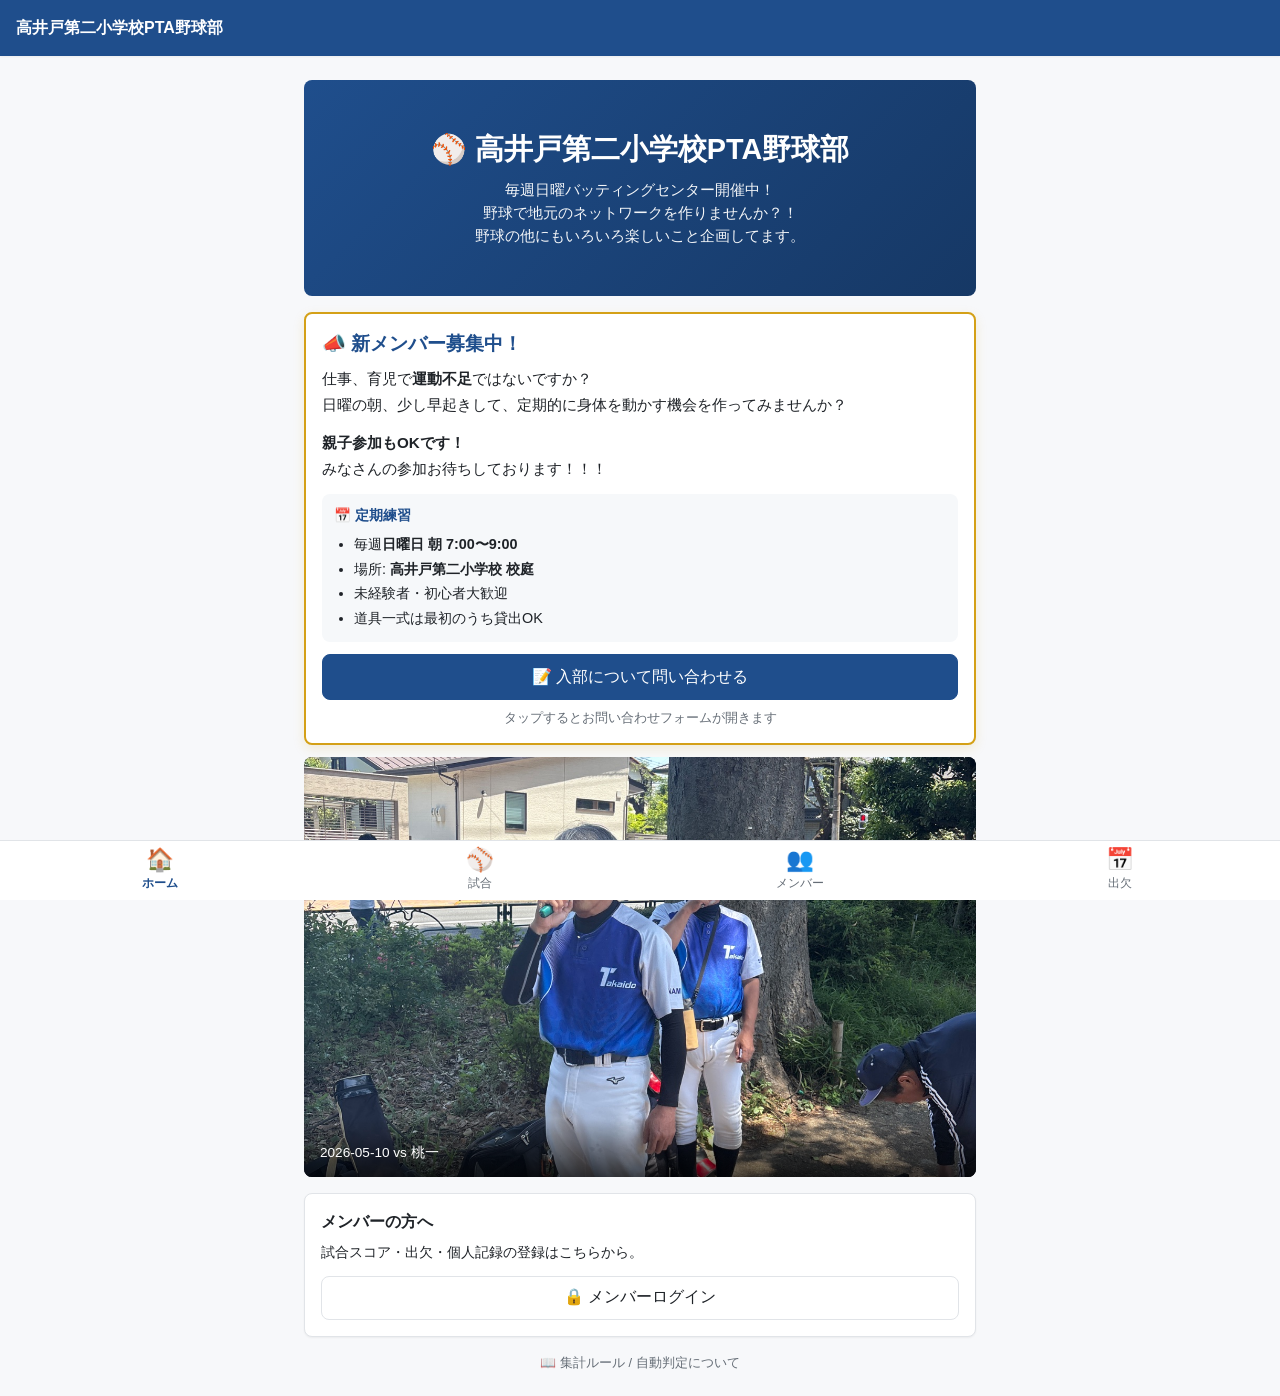
<file: index.html>
<!DOCTYPE html>
<html lang="ja">
<head>
  <meta charset="UTF-8" />
  <meta name="viewport" content="width=device-width, initial-scale=1, viewport-fit=cover" />
  <meta name="theme-color" content="#1f4e8c" />
  <title>高井戸第二小学校PTA野球部</title>
  <link rel="stylesheet" href="css/style.css?v=10" />
</head>
<body>
  <header class="app-header" id="app-header"></header>

  <main class="app-main">
    <div class="hero">
      <h2>⚾ 高井戸第二小学校PTA野球部</h2>
      <p>毎週日曜バッティングセンター開催中！<br>野球で地元のネットワークを作りませんか？！<br>野球の他にもいろいろ楽しいこと企画してます。</p>
    </div>

    <div class="card" style="border:2px solid var(--color-accent);box-shadow:0 4px 12px rgba(212,160,23,0.15)">
      <h3 class="card-title" style="font-size:1.2rem;color:var(--color-primary)">📣 新メンバー募集中！</h3>
      <p style="margin:0 0 12px;font-size:.95rem;line-height:1.7">
        仕事、育児で<strong>運動不足</strong>ではないですか？<br>
        日曜の朝、少し早起きして、定期的に身体を動かす機会を作ってみませんか？
      </p>
      <p style="margin:0 0 12px;font-size:.95rem;line-height:1.7">
        <strong>親子参加もOKです！</strong><br>
        みなさんの参加お待ちしております！！！
      </p>

      <div style="background:#f6f8fa;border-radius:var(--radius);padding:12px;margin-bottom:12px">
        <div style="font-size:.85rem;font-weight:600;margin-bottom:6px;color:var(--color-primary)">📅 定期練習</div>
        <ul style="margin:0;padding-left:20px;font-size:.9rem;line-height:1.7">
          <li>毎週<strong>日曜日 朝 7:00〜9:00</strong></li>
          <li>場所: <strong>高井戸第二小学校 校庭</strong></li>
          <li>未経験者・初心者大歓迎</li>
          <li>道具一式は最初のうち貸出OK</li>
        </ul>
      </div>

      <a class="btn btn-primary btn-block" id="contact-btn" href="https://forms.gle/jtj6yVM7sZMpCvef8" target="_blank" rel="noopener">
        📝 入部について問い合わせる
      </a>
      <p style="font-size:.8rem;color:var(--color-text-muted);margin:8px 0 0;text-align:center">
        タップするとお問い合わせフォームが開きます
      </p>
    </div>

    <div class="slideshow" id="slideshow"></div>

    <div class="card" id="upcoming-events-card" style="display:none">
      <h3 class="card-title">📅 これからの予定</h3>
      <ul id="upcoming-events-list" style="list-style:none;padding:0;margin:0"></ul>
    </div>

    <div class="card">
      <h3 class="card-title">メンバーの方へ</h3>
      <p style="margin:0 0 12px;font-size:.9rem">
        試合スコア・出欠・個人記録の登録はこちらから。
      </p>
      <button class="btn btn-block" id="member-login-btn">
        🔒 メンバーログイン
      </button>
    </div>

    <p style="text-align:center;margin:16px 0 0;font-size:.8rem">
      <a href="rules.html" style="color:var(--color-text-muted)">📖 集計ルール / 自動判定について</a>
    </p>
  </main>

  <nav class="app-nav" id="app-nav"></nav>

  <script type="module">
    import { CONFIG } from './js/config.js';
    import { renderHeader, renderNav } from './js/app.js';
    import { showLoginModal } from './js/auth.js';

    renderHeader({ showLogout: false });
    renderNav('home');

    document.getElementById('member-login-btn').addEventListener('click', () => {
      showLoginModal({
        onSuccess: () => { location.href = 'games.html'; }
      });
    });

    // ========== これからの予定: 公開（ログイン不要） ==========
    initUpcomingEvents();

    async function initUpcomingEvents() {
      const card = document.getElementById('upcoming-events-card');
      const list = document.getElementById('upcoming-events-list');
      try {
        const res = await fetch('data/events.json', { cache: 'no-store' });
        if (!res.ok) return;
        const data = await res.json();
        const events = (data && data.events) || [];
        const today = new Date();
        const todayStr = `${today.getFullYear()}-${String(today.getMonth() + 1).padStart(2, '0')}-${String(today.getDate()).padStart(2, '0')}`;
        const upcoming = events
          .filter((e) => (e.date || '') >= todayStr)
          .sort((a, b) => (a.date || '').localeCompare(b.date || ''))
          .slice(0, 6);
        if (upcoming.length === 0) return;
        list.innerHTML = upcoming.map((e) => `
          <li style="padding:10px 0;border-bottom:1px solid var(--color-border)">
            <div style="font-weight:600;font-size:.95rem">
              ${formatDate(e.date)}${e.startTime ? ` ${escapeText(e.startTime)}` : ''}${e.endTime ? `〜${escapeText(e.endTime)}` : ''}
            </div>
            <div style="font-size:.85rem;color:var(--color-text-muted);margin-top:2px">
              <span style="display:inline-block;background:#eef4fb;color:var(--color-primary);padding:1px 8px;border-radius:10px;font-weight:600;font-size:.75rem;margin-right:6px">${escapeText(e.type || '予定')}</span>
              📍 ${escapeText(e.location || '')}
            </div>
            ${e.description ? `<div style="font-size:.8rem;color:var(--color-text-muted);margin-top:4px;white-space:pre-wrap">${escapeText(e.description)}</div>` : ''}
          </li>
        `).join('');
        // 最後の li の border を消す
        const items = list.querySelectorAll('li');
        if (items.length > 0) items[items.length - 1].style.borderBottom = 'none';
        card.style.display = 'block';
      } catch (e) {
        // 取得失敗時はカード非表示のまま
      }
    }

    function formatDate(iso) {
      if (!iso) return '';
      const d = new Date(iso);
      if (isNaN(d.getTime())) return iso;
      const yyyy = d.getFullYear();
      const mm = String(d.getMonth() + 1).padStart(2, '0');
      const dd = String(d.getDate()).padStart(2, '0');
      const wd = ['日', '月', '火', '水', '木', '金', '土'][d.getDay()];
      return `${yyyy}/${mm}/${dd}(${wd})`;
    }

    // ========== Slideshow: 試合写真を自動表示 ==========
    initSlideshow();

    async function initSlideshow() {
      const container = document.getElementById('slideshow');
      try {
        const res = await fetch('data/games.json', { cache: 'no-store' });
        if (!res.ok) return;
        const data = await res.json();
        const games = (data && data.games) || [];

        // 全試合から写真を集めて、新しい順に並べる。各試合は最大3枚まで使う
        const items = [];
        const sortedGames = [...games].sort((a, b) => (b.date || '').localeCompare(a.date || ''));
        for (const g of sortedGames) {
          const photos = (g.photos || []).slice(0, 3);
          for (const p of photos) {
            items.push({ src: p, caption: `${g.date || ''} vs ${g.opponent || ''}` });
          }
        }

        if (items.length === 0) return;

        // 最大8枚まで使う
        const slides = items.slice(0, 8);
        container.innerHTML =
          slides.map((s, i) => `
            <div class="slide ${i === 0 ? 'active' : ''}">
              <img src="${escapeAttr(s.src)}" alt="" loading="${i === 0 ? 'eager' : 'lazy'}" />
              <div class="slide-caption">${escapeText(s.caption)}</div>
            </div>
          `).join('') +
          (slides.length > 1 ? `
            <div class="slide-dots">
              ${slides.map((_, i) => `<button class="slide-dot ${i === 0 ? 'active' : ''}" data-idx="${i}" aria-label="スライド ${i + 1}"></button>`).join('')}
            </div>
          ` : '');

        if (slides.length <= 1) return;

        const slideEls = container.querySelectorAll('.slide');
        const dotEls = container.querySelectorAll('.slide-dot');
        let cur = 0;
        const show = (i) => {
          slideEls[cur].classList.remove('active');
          dotEls[cur]?.classList.remove('active');
          cur = (i + slideEls.length) % slideEls.length;
          slideEls[cur].classList.add('active');
          dotEls[cur]?.classList.add('active');
        };
        let timer = setInterval(() => show(cur + 1), 4500);
        dotEls.forEach((d) => {
          d.addEventListener('click', () => {
            clearInterval(timer);
            show(Number(d.dataset.idx));
            timer = setInterval(() => show(cur + 1), 4500);
          });
        });
      } catch (e) {
        // 写真がない・読み込み失敗時はスライドショー非表示でOK
      }
    }

    function escapeAttr(s) {
      return String(s ?? '').replace(/&/g, '&amp;').replace(/"/g, '&quot;').replace(/</g, '&lt;');
    }
    function escapeText(s) {
      return String(s ?? '').replace(/&/g, '&amp;').replace(/</g, '&lt;').replace(/>/g, '&gt;');
    }
  </script>
</body>
</html>
</file>
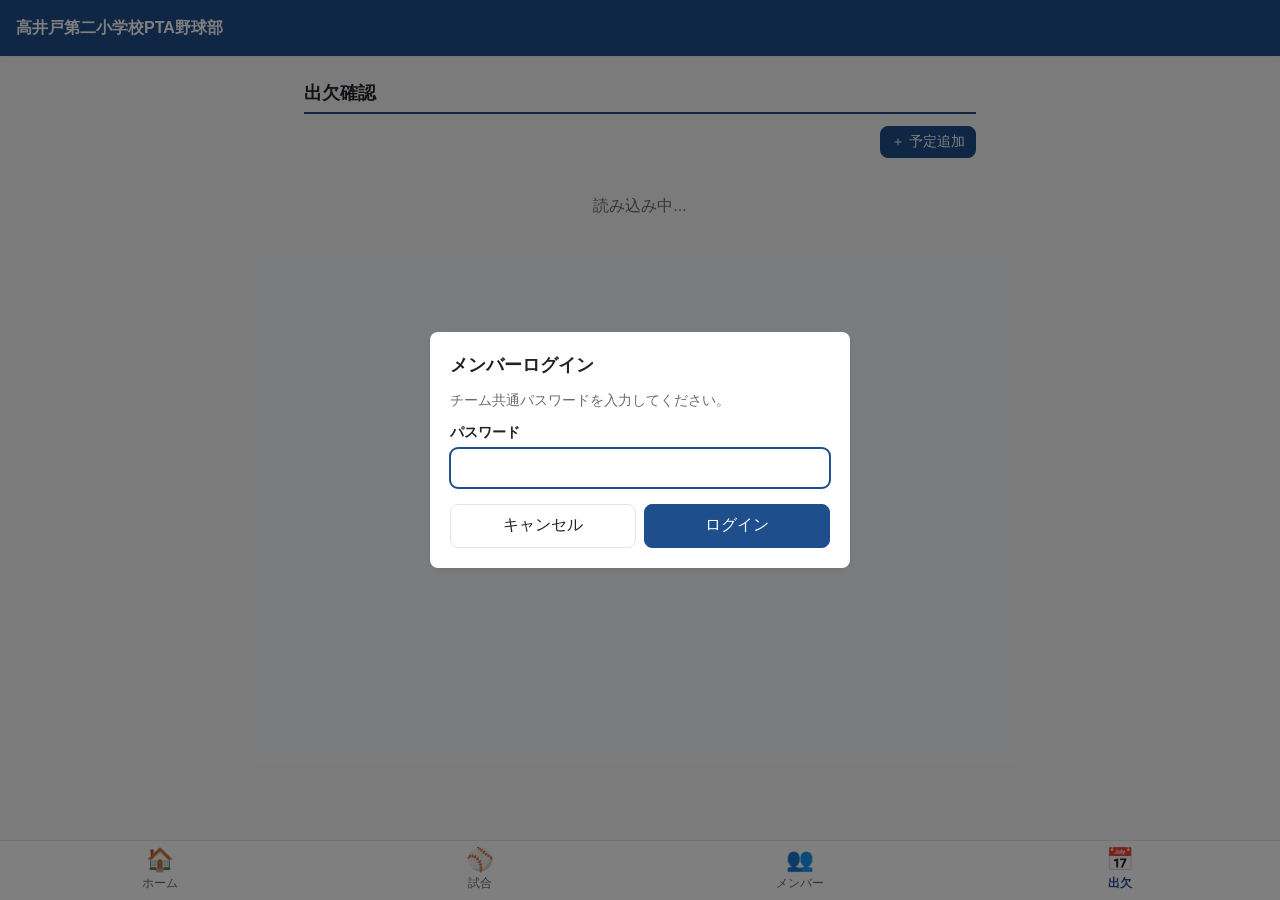
<file: attendance.html>
<!DOCTYPE html>
<html lang="ja">
<head>
  <meta charset="UTF-8" />
  <meta name="viewport" content="width=device-width, initial-scale=1, viewport-fit=cover" />
  <meta name="theme-color" content="#1f4e8c" />
  <title>出欠 | 高井戸第二小学校PTA野球部</title>
  <link rel="stylesheet" href="css/style.css?v=10" />
</head>
<body>
  <header class="app-header" id="app-header"></header>

  <main class="app-main">
    <h2 class="section-title">出欠確認</h2>
    <div class="action-bar">
      <button class="btn btn-primary btn-sm" id="add-event-btn">＋ 予定追加</button>
    </div>
    <div id="events-list">
      <div class="loading">読み込み中...</div>
    </div>
  </main>

  <nav class="app-nav" id="app-nav"></nav>

  <script type="module" src="js/pages/attendance.js?v=2"></script>
</body>
</html>
</file>
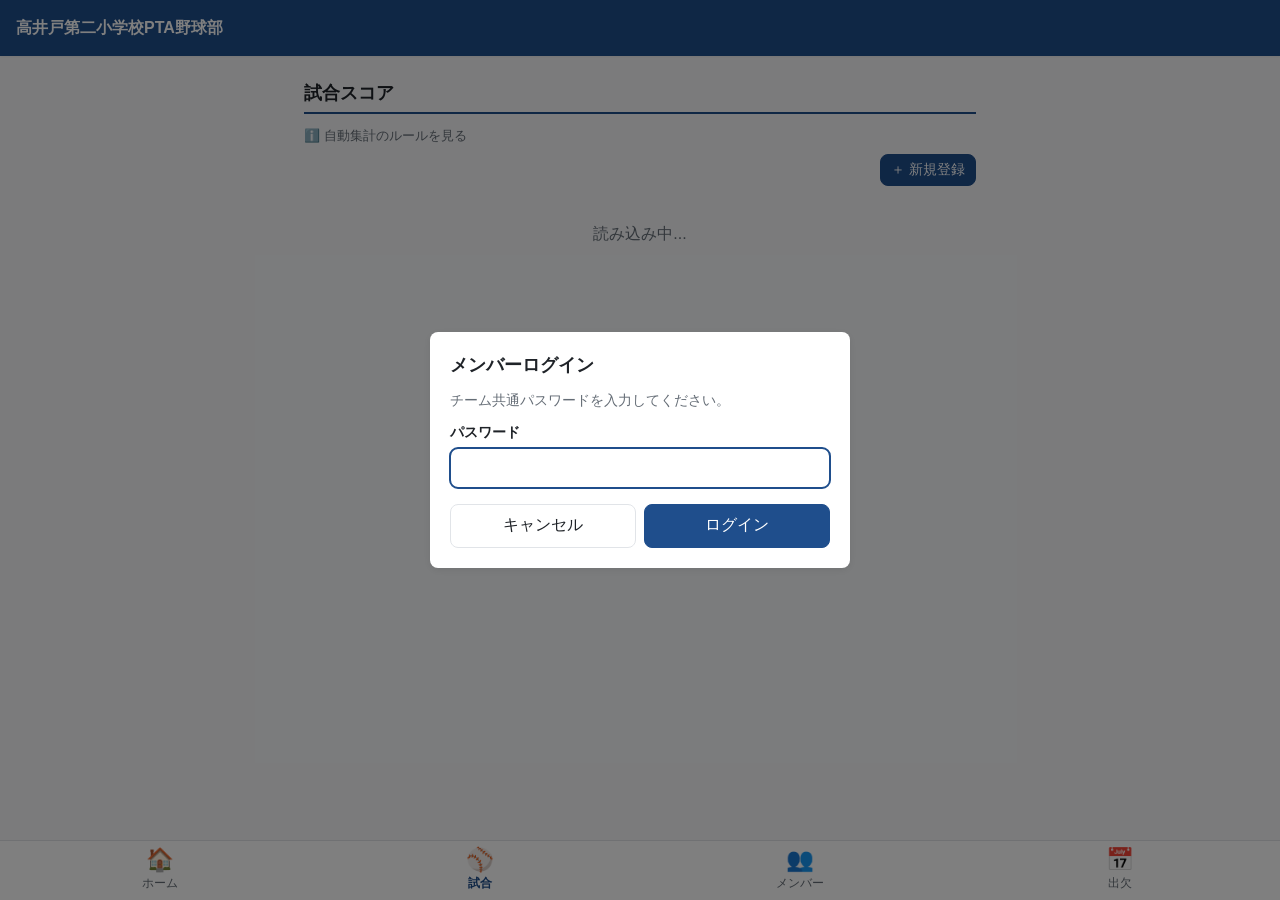
<file: games.html>
<!DOCTYPE html>
<html lang="ja">
<head>
  <meta charset="UTF-8" />
  <meta name="viewport" content="width=device-width, initial-scale=1, viewport-fit=cover" />
  <meta name="theme-color" content="#1f4e8c" />
  <title>試合 | 高井戸第二小学校PTA野球部</title>
  <link rel="stylesheet" href="css/style.css?v=10" />
</head>
<body>
  <header class="app-header" id="app-header"></header>

  <main class="app-main">
    <h2 class="section-title">試合スコア</h2>
    <p style="margin:0 0 8px;font-size:.8rem"><a href="rules.html" style="color:var(--color-text-muted)">ℹ️ 自動集計のルールを見る</a></p>
    <div class="action-bar">
      <button class="btn btn-primary btn-sm" id="add-game-btn">＋ 新規登録</button>
    </div>
    <div id="games-list">
      <div class="loading">読み込み中...</div>
    </div>
  </main>

  <nav class="app-nav" id="app-nav"></nav>

  <script type="module" src="js/pages/games.js?v=6"></script>
</body>
</html>
</file>
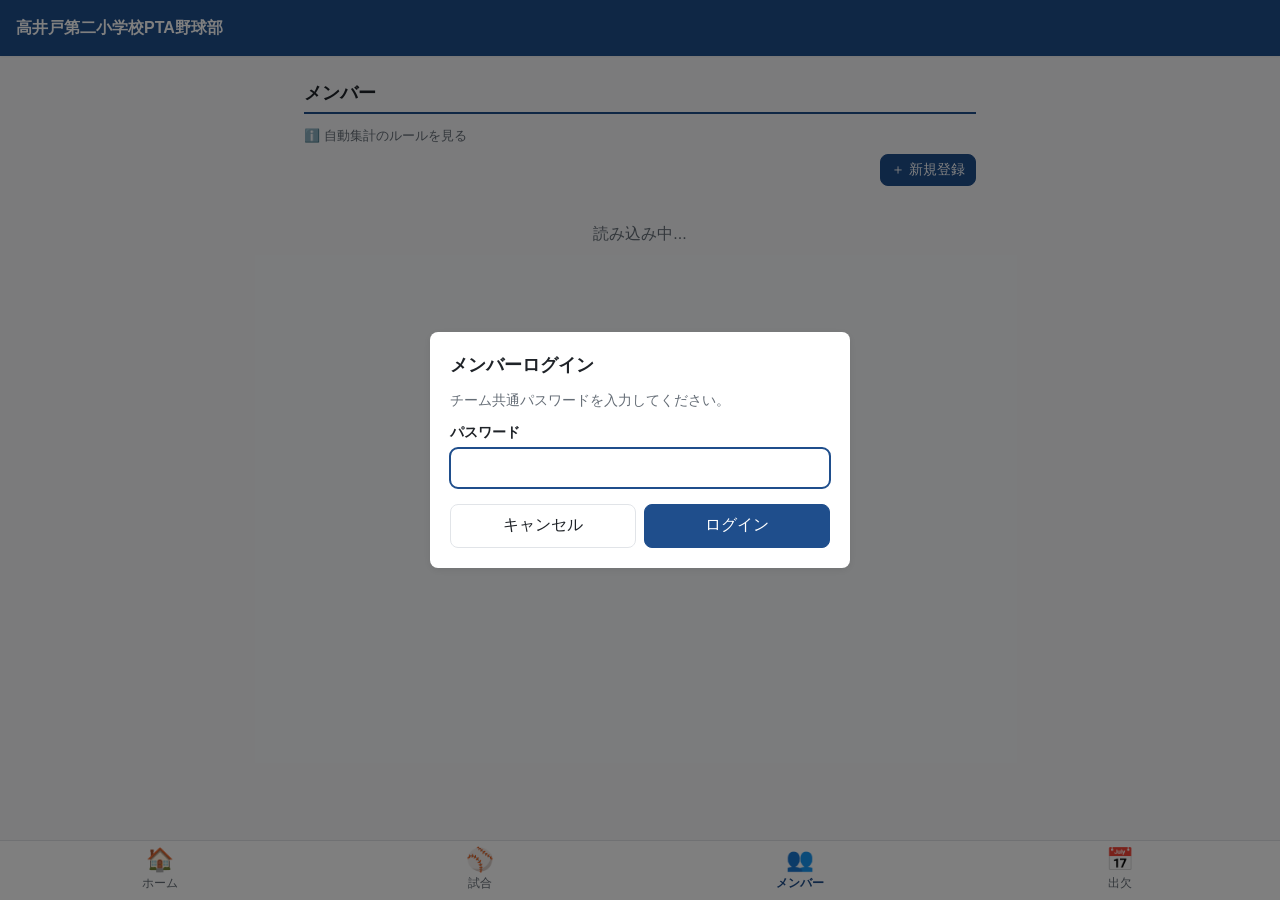
<file: members.html>
<!DOCTYPE html>
<html lang="ja">
<head>
  <meta charset="UTF-8" />
  <meta name="viewport" content="width=device-width, initial-scale=1, viewport-fit=cover" />
  <meta name="theme-color" content="#1f4e8c" />
  <title>メンバー | 高井戸第二小学校PTA野球部</title>
  <link rel="stylesheet" href="css/style.css?v=10" />
</head>
<body>
  <header class="app-header" id="app-header"></header>

  <main class="app-main">
    <h2 class="section-title">メンバー</h2>
    <p style="margin:0 0 8px;font-size:.8rem"><a href="rules.html" style="color:var(--color-text-muted)">ℹ️ 自動集計のルールを見る</a></p>
    <div class="action-bar">
      <button class="btn btn-primary btn-sm" id="add-member-btn">＋ 新規登録</button>
    </div>
    <div id="members-list">
      <div class="loading">読み込み中...</div>
    </div>
  </main>

  <nav class="app-nav" id="app-nav"></nav>

  <script type="module" src="js/pages/members.js?v=2"></script>
</body>
</html>
</file>
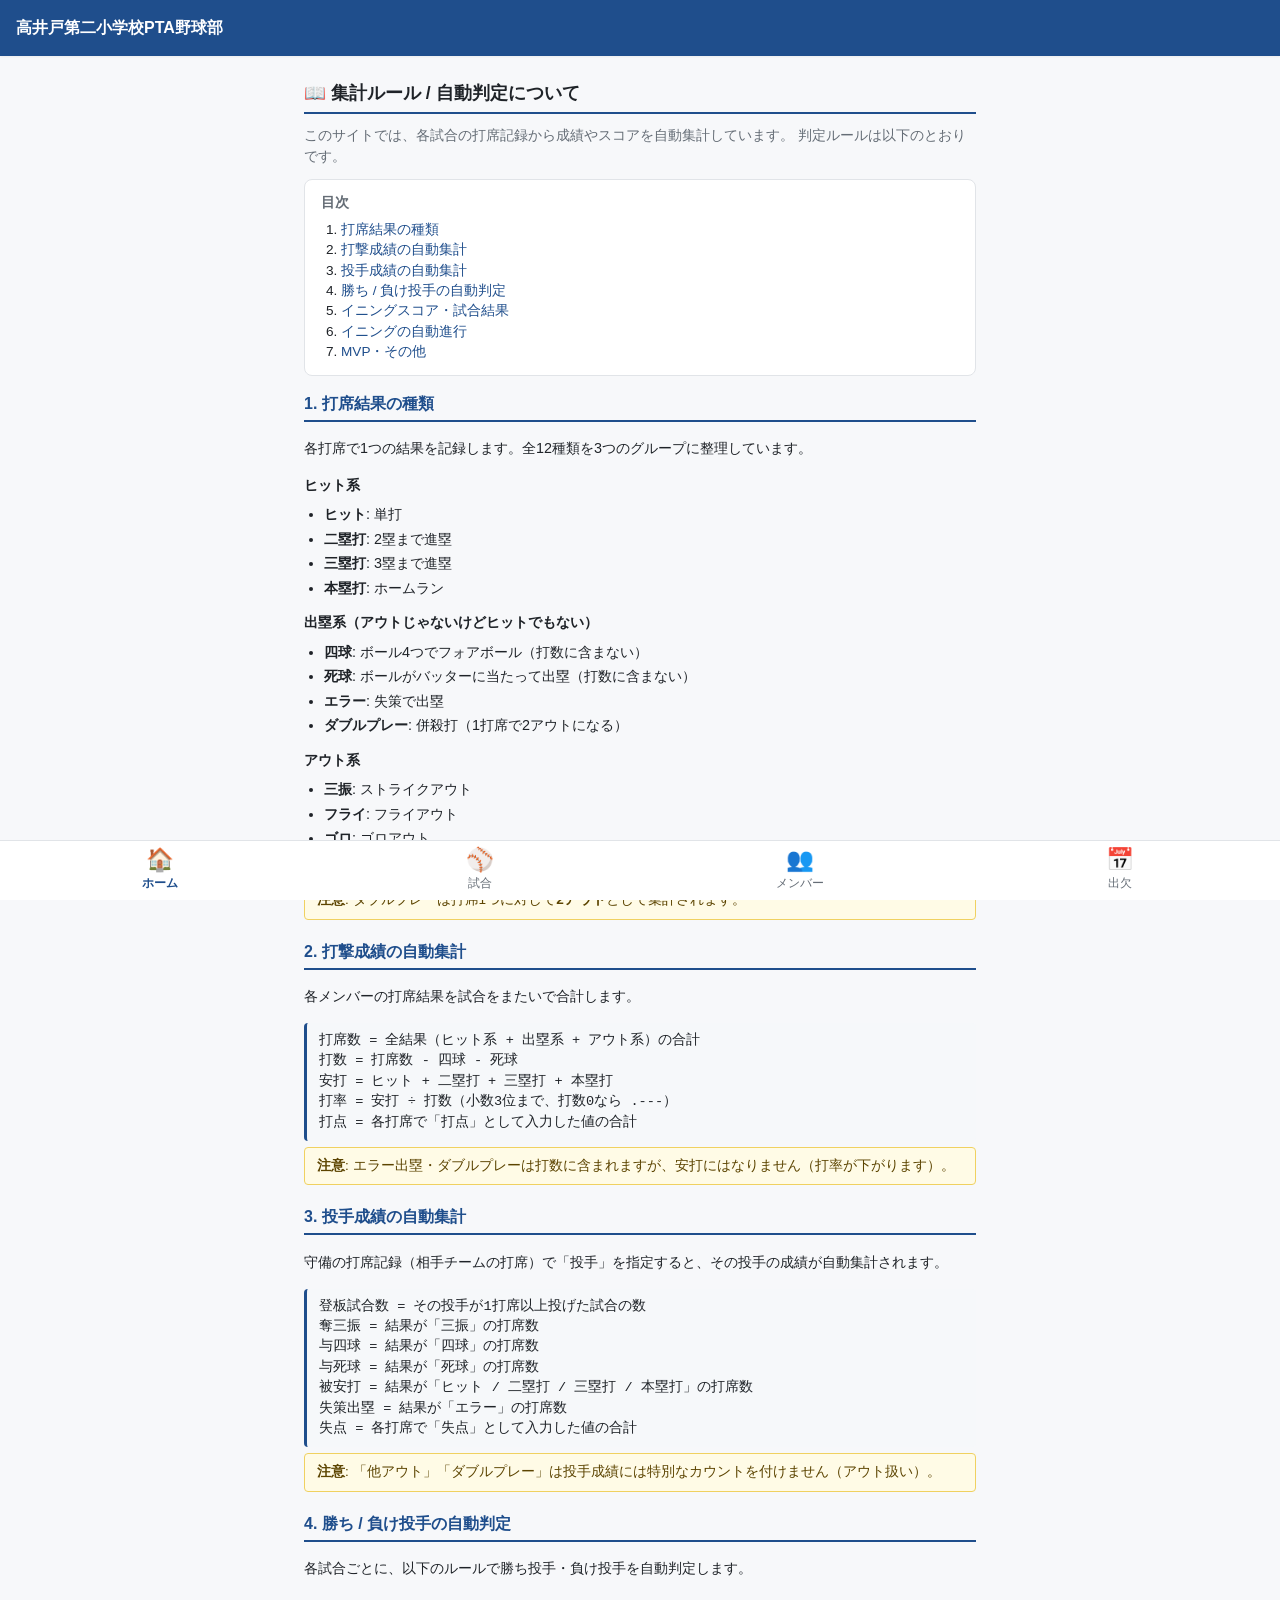
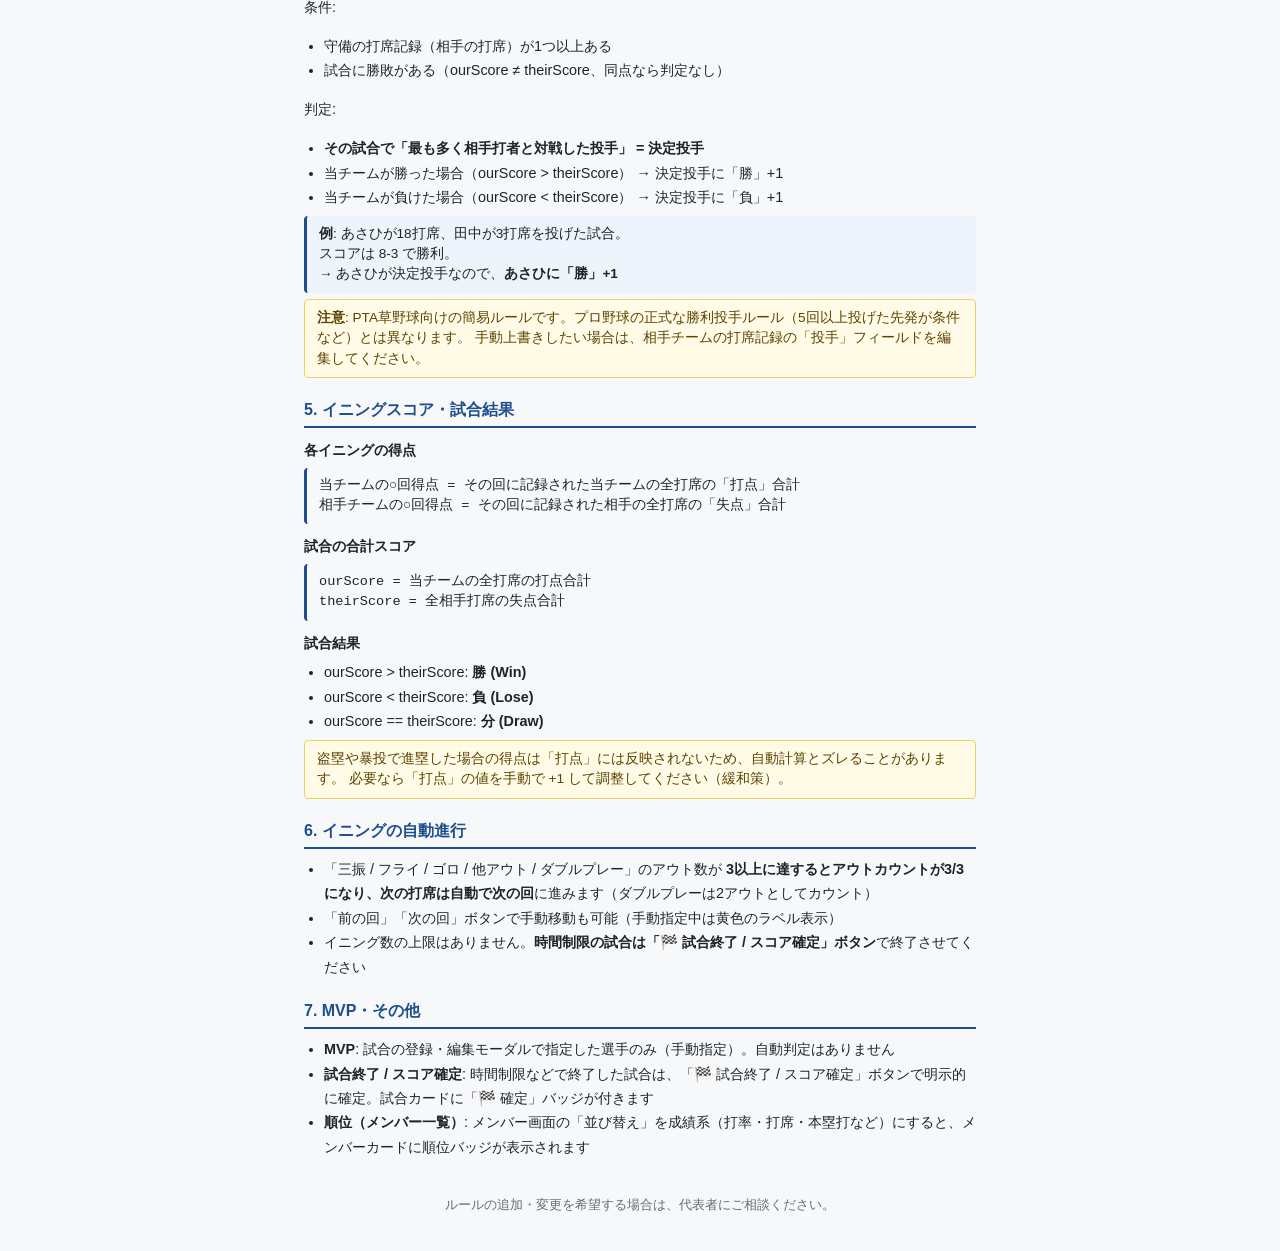
<file: rules.html>
<!DOCTYPE html>
<html lang="ja">
<head>
  <meta charset="UTF-8" />
  <meta name="viewport" content="width=device-width, initial-scale=1, viewport-fit=cover" />
  <meta name="theme-color" content="#1f4e8c" />
  <title>集計ルール | 高井戸第二小学校PTA野球部</title>
  <link rel="stylesheet" href="css/style.css?v=10" />
  <style>
    .rules-section { margin-bottom: 20px; }
    .rules-section h3 {
      font-size: 1rem;
      color: var(--color-primary);
      margin: 0 0 8px;
      padding-bottom: 4px;
      border-bottom: 2px solid var(--color-primary);
    }
    .rules-section h4 {
      font-size: .9rem;
      margin: 12px 0 4px;
      color: var(--color-text);
    }
    .rules-section p, .rules-section li {
      font-size: .9rem;
      line-height: 1.7;
      color: var(--color-text);
    }
    .rules-section ul {
      padding-left: 20px;
      margin: 6px 0;
    }
    .rules-section .formula {
      background: #f6f8fa;
      border-left: 3px solid var(--color-primary);
      padding: 8px 12px;
      margin: 6px 0;
      font-size: .85rem;
      font-family: ui-monospace, Menlo, Consolas, monospace;
      border-radius: 4px;
    }
    .rules-section .note {
      background: #fffbe6;
      border: 1px solid #f0d160;
      border-radius: 4px;
      padding: 8px 12px;
      font-size: .85rem;
      margin: 6px 0;
      color: #5c4400;
    }
    .rules-section .example {
      background: #eef4fb;
      border-left: 3px solid var(--color-primary);
      padding: 8px 12px;
      margin: 6px 0;
      font-size: .85rem;
      border-radius: 4px;
    }
    .rules-toc {
      background: var(--color-surface);
      border: 1px solid var(--color-border);
      border-radius: var(--radius);
      padding: 12px 16px;
      margin-bottom: 16px;
    }
    .rules-toc h4 { margin: 0 0 6px; font-size: .9rem; color: var(--color-text-muted); font-weight: 600; }
    .rules-toc ol { margin: 0; padding-left: 20px; font-size: .85rem; }
    .rules-toc a { text-decoration: none; }
    .rules-toc a:hover { text-decoration: underline; }
  </style>
</head>
<body>
  <header class="app-header" id="app-header"></header>

  <main class="app-main">
    <h2 class="section-title">📖 集計ルール / 自動判定について</h2>

    <p style="font-size:.85rem;color:var(--color-text-muted);margin:0 0 12px">
      このサイトでは、各試合の打席記録から成績やスコアを自動集計しています。
      判定ルールは以下のとおりです。
    </p>

    <nav class="rules-toc">
      <h4>目次</h4>
      <ol>
        <li><a href="#sec-results">打席結果の種類</a></li>
        <li><a href="#sec-batting">打撃成績の自動集計</a></li>
        <li><a href="#sec-pitching">投手成績の自動集計</a></li>
        <li><a href="#sec-decision">勝ち / 負け投手の自動判定</a></li>
        <li><a href="#sec-score">イニングスコア・試合結果</a></li>
        <li><a href="#sec-inning">イニングの自動進行</a></li>
        <li><a href="#sec-mvp">MVP・その他</a></li>
      </ol>
    </nav>

    <div class="rules-section" id="sec-results">
      <h3>1. 打席結果の種類</h3>
      <p>各打席で1つの結果を記録します。全12種類を3つのグループに整理しています。</p>

      <h4>ヒット系</h4>
      <ul>
        <li><strong>ヒット</strong>: 単打</li>
        <li><strong>二塁打</strong>: 2塁まで進塁</li>
        <li><strong>三塁打</strong>: 3塁まで進塁</li>
        <li><strong>本塁打</strong>: ホームラン</li>
      </ul>

      <h4>出塁系（アウトじゃないけどヒットでもない）</h4>
      <ul>
        <li><strong>四球</strong>: ボール4つでフォアボール（打数に含まない）</li>
        <li><strong>死球</strong>: ボールがバッターに当たって出塁（打数に含まない）</li>
        <li><strong>エラー</strong>: 失策で出塁</li>
        <li><strong>ダブルプレー</strong>: 併殺打（1打席で2アウトになる）</li>
      </ul>

      <h4>アウト系</h4>
      <ul>
        <li><strong>三振</strong>: ストライクアウト</li>
        <li><strong>フライ</strong>: フライアウト</li>
        <li><strong>ゴロ</strong>: ゴロアウト</li>
        <li><strong>他アウト</strong>: その他のアウト（ライナーアウトなど）</li>
      </ul>

      <div class="note">
        <strong>注意</strong>: ダブルプレーは打席1つに対して<strong>2アウト</strong>として集計されます。
      </div>
    </div>

    <div class="rules-section" id="sec-batting">
      <h3>2. 打撃成績の自動集計</h3>
      <p>各メンバーの打席結果を試合をまたいで合計します。</p>

      <div class="formula">
        打席数 = 全結果（ヒット系 + 出塁系 + アウト系）の合計<br>
        打数 = 打席数 - 四球 - 死球<br>
        安打 = ヒット + 二塁打 + 三塁打 + 本塁打<br>
        打率 = 安打 ÷ 打数（小数3位まで、打数0なら .---）<br>
        打点 = 各打席で「打点」として入力した値の合計
      </div>

      <div class="note">
        <strong>注意</strong>: エラー出塁・ダブルプレーは打数に含まれますが、安打にはなりません（打率が下がります）。
      </div>
    </div>

    <div class="rules-section" id="sec-pitching">
      <h3>3. 投手成績の自動集計</h3>
      <p>守備の打席記録（相手チームの打席）で「投手」を指定すると、その投手の成績が自動集計されます。</p>

      <div class="formula">
        登板試合数 = その投手が1打席以上投げた試合の数<br>
        奪三振 = 結果が「三振」の打席数<br>
        与四球 = 結果が「四球」の打席数<br>
        与死球 = 結果が「死球」の打席数<br>
        被安打 = 結果が「ヒット / 二塁打 / 三塁打 / 本塁打」の打席数<br>
        失策出塁 = 結果が「エラー」の打席数<br>
        失点 = 各打席で「失点」として入力した値の合計
      </div>

      <div class="note">
        <strong>注意</strong>: 「他アウト」「ダブルプレー」は投手成績には特別なカウントを付けません（アウト扱い）。
      </div>
    </div>

    <div class="rules-section" id="sec-decision">
      <h3>4. 勝ち / 負け投手の自動判定</h3>
      <p>各試合ごとに、以下のルールで勝ち投手・負け投手を自動判定します。</p>

      <p>条件:</p>
      <ul>
        <li>守備の打席記録（相手の打席）が1つ以上ある</li>
        <li>試合に勝敗がある（ourScore ≠ theirScore、同点なら判定なし）</li>
      </ul>
      <p>判定:</p>
      <ul>
        <li><strong>その試合で「最も多く相手打者と対戦した投手」 = 決定投手</strong></li>
        <li>当チームが勝った場合（ourScore &gt; theirScore） → 決定投手に「勝」+1</li>
        <li>当チームが負けた場合（ourScore &lt; theirScore） → 決定投手に「負」+1</li>
      </ul>

      <div class="example">
        <strong>例</strong>: あさひが18打席、田中が3打席を投げた試合。<br>
        スコアは 8-3 で勝利。<br>
        → あさひが決定投手なので、<strong>あさひに「勝」+1</strong>
      </div>

      <div class="note">
        <strong>注意</strong>: PTA草野球向けの簡易ルールです。プロ野球の正式な勝利投手ルール（5回以上投げた先発が条件など）とは異なります。
        手動上書きしたい場合は、相手チームの打席記録の「投手」フィールドを編集してください。
      </div>
    </div>

    <div class="rules-section" id="sec-score">
      <h3>5. イニングスコア・試合結果</h3>

      <h4>各イニングの得点</h4>
      <div class="formula">
        当チームの○回得点 = その回に記録された当チームの全打席の「打点」合計<br>
        相手チームの○回得点 = その回に記録された相手の全打席の「失点」合計
      </div>

      <h4>試合の合計スコア</h4>
      <div class="formula">
        ourScore = 当チームの全打席の打点合計<br>
        theirScore = 全相手打席の失点合計
      </div>

      <h4>試合結果</h4>
      <ul>
        <li>ourScore &gt; theirScore: <strong>勝 (Win)</strong></li>
        <li>ourScore &lt; theirScore: <strong>負 (Lose)</strong></li>
        <li>ourScore == theirScore: <strong>分 (Draw)</strong></li>
      </ul>

      <div class="note">
        盗塁や暴投で進塁した場合の得点は「打点」には反映されないため、自動計算とズレることがあります。
        必要なら「打点」の値を手動で +1 して調整してください（緩和策）。
      </div>
    </div>

    <div class="rules-section" id="sec-inning">
      <h3>6. イニングの自動進行</h3>
      <ul>
        <li>「三振 / フライ / ゴロ / 他アウト / ダブルプレー」のアウト数が <strong>3以上に達するとアウトカウントが3/3になり、次の打席は自動で次の回</strong>に進みます（ダブルプレーは2アウトとしてカウント）</li>
        <li>「前の回」「次の回」ボタンで手動移動も可能（手動指定中は黄色のラベル表示）</li>
        <li>イニング数の上限はありません。<strong>時間制限の試合は「🏁 試合終了 / スコア確定」ボタン</strong>で終了させてください</li>
      </ul>
    </div>

    <div class="rules-section" id="sec-mvp">
      <h3>7. MVP・その他</h3>
      <ul>
        <li><strong>MVP</strong>: 試合の登録・編集モーダルで指定した選手のみ（手動指定）。自動判定はありません</li>
        <li><strong>試合終了 / スコア確定</strong>: 時間制限などで終了した試合は、「🏁 試合終了 / スコア確定」ボタンで明示的に確定。試合カードに「🏁 確定」バッジが付きます</li>
        <li><strong>順位（メンバー一覧）</strong>: メンバー画面の「並び替え」を成績系（打率・打席・本塁打など）にすると、メンバーカードに順位バッジが表示されます</li>
      </ul>
    </div>

    <div style="margin:24px 0 0;padding:12px;background:#f6f8fa;border-radius:var(--radius);font-size:.8rem;color:var(--color-text-muted);text-align:center">
      ルールの追加・変更を希望する場合は、代表者にご相談ください。
    </div>
  </main>

  <nav class="app-nav" id="app-nav"></nav>

  <script type="module">
    import { renderHeader, renderNav } from './js/app.js';
    renderHeader({ showLogout: false });
    renderNav('home');
  </script>
</body>
</html>
</file>
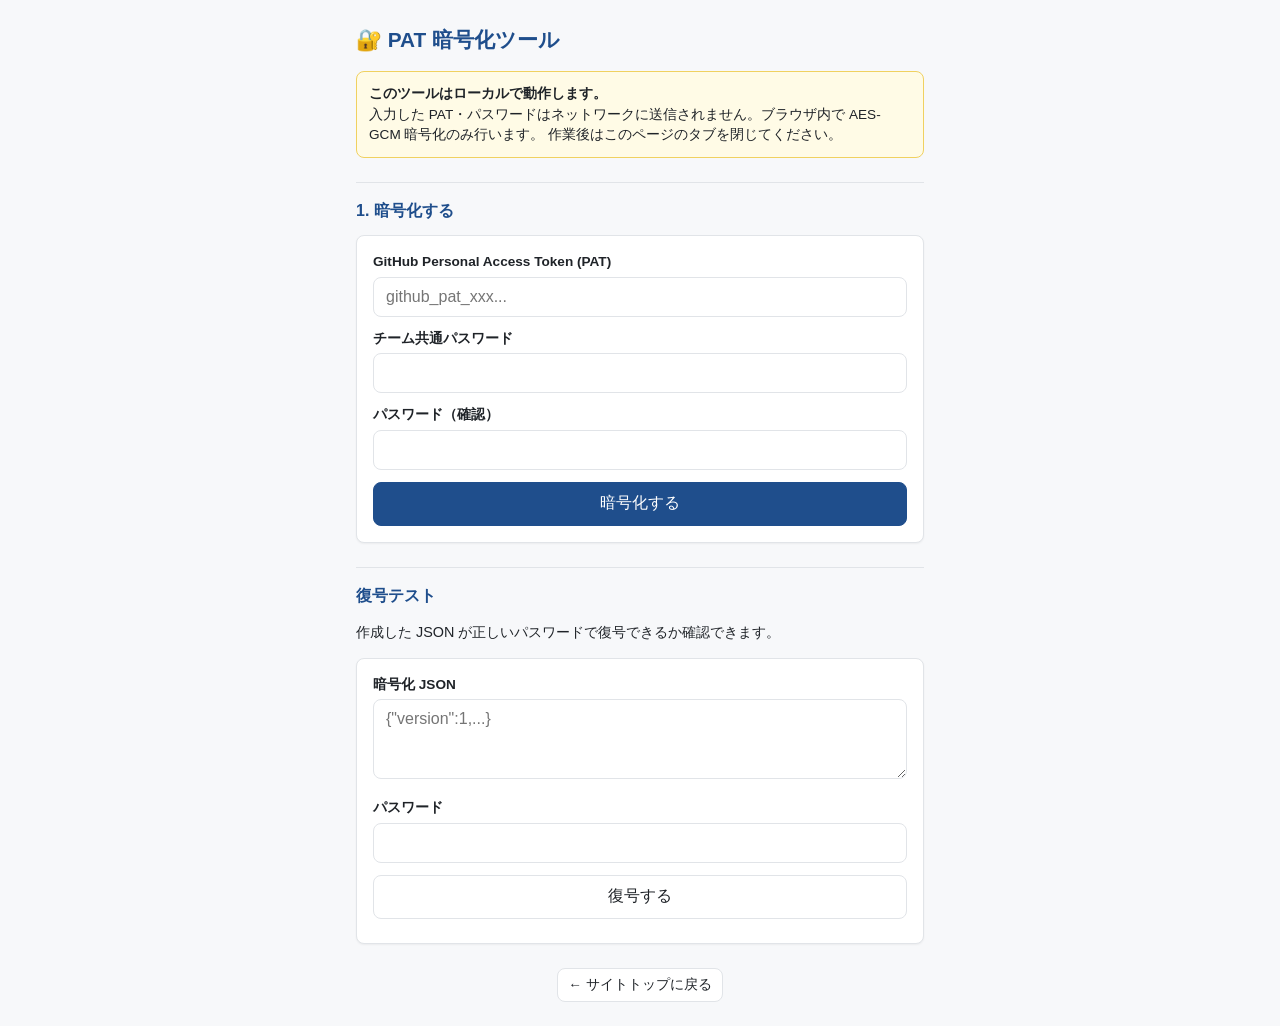
<file: tools/encrypt-pat.html>
<!DOCTYPE html>
<html lang="ja">
<head>
  <meta charset="UTF-8" />
  <meta name="viewport" content="width=device-width, initial-scale=1" />
  <title>PAT暗号化ツール | PTA野球部</title>
  <link rel="stylesheet" href="../css/style.css?v=10" />
  <style>
    body { background: var(--color-bg); }
    .tool-main { max-width: 600px; margin: 0 auto; padding: 24px 16px; }
    .tool-main h1 { font-size: 1.3rem; margin: 0 0 16px; color: var(--color-primary); }
    .note {
      background: #fffbe6;
      border: 1px solid #f0d160;
      border-radius: var(--radius);
      padding: 12px;
      font-size: .85rem;
      margin-bottom: 16px;
    }
    .output {
      background: #1f2328;
      color: #e6edf3;
      padding: 12px;
      border-radius: var(--radius);
      font-family: ui-monospace, SFMono-Regular, Menlo, Consolas, monospace;
      font-size: .85rem;
      white-space: pre-wrap;
      word-break: break-all;
      margin-top: 12px;
      max-height: 240px;
      overflow: auto;
    }
    .step { margin: 24px 0; padding-top: 16px; border-top: 1px solid var(--color-border); }
    .step:first-of-type { border-top: none; padding-top: 0; }
    .step h2 { font-size: 1rem; margin: 0 0 12px; color: var(--color-primary); }
  </style>
</head>
<body>
  <main class="tool-main">
    <h1>🔐 PAT 暗号化ツール</h1>

    <div class="note">
      <strong>このツールはローカルで動作します。</strong><br>
      入力した PAT・パスワードはネットワークに送信されません。ブラウザ内で AES-GCM 暗号化のみ行います。
      作業後はこのページのタブを閉じてください。
    </div>

    <div class="step">
      <h2>1. 暗号化する</h2>
      <div class="card">
        <form id="encrypt-form">
          <div class="field">
            <label class="field-label" for="pat">GitHub Personal Access Token (PAT)</label>
            <input id="pat" class="field-input" type="password" autocomplete="off" placeholder="github_pat_xxx..." required />
          </div>
          <div class="field">
            <label class="field-label" for="password">チーム共通パスワード</label>
            <input id="password" class="field-input" type="password" autocomplete="new-password" required />
          </div>
          <div class="field">
            <label class="field-label" for="password2">パスワード（確認）</label>
            <input id="password2" class="field-input" type="password" autocomplete="new-password" required />
          </div>
          <button class="btn btn-primary btn-block" type="submit">暗号化する</button>
        </form>
        <div id="enc-error" style="color:var(--color-danger);font-size:.85rem;margin-top:8px;display:none"></div>
      </div>
    </div>

    <div class="step" id="output-step" style="display:none">
      <h2>2. 結果を保存する</h2>
      <p style="font-size:.9rem">下記の JSON をコピーして、リポジトリ直下に <code>encrypted-pat.json</code> という名前で保存してください。</p>
      <div class="output" id="output"></div>
      <div style="display:flex;gap:8px;margin-top:8px">
        <button class="btn btn-block" id="copy-btn">📋 コピー</button>
        <button class="btn btn-block" id="download-btn">💾 ダウンロード</button>
      </div>
    </div>

    <div class="step">
      <h2>復号テスト</h2>
      <p style="font-size:.9rem">作成した JSON が正しいパスワードで復号できるか確認できます。</p>
      <div class="card">
        <form id="decrypt-form">
          <div class="field">
            <label class="field-label" for="dec-json">暗号化 JSON</label>
            <textarea id="dec-json" class="field-textarea" required placeholder='{"version":1,...}'></textarea>
          </div>
          <div class="field">
            <label class="field-label" for="dec-password">パスワード</label>
            <input id="dec-password" class="field-input" type="password" autocomplete="off" required />
          </div>
          <button class="btn btn-block" type="submit">復号する</button>
        </form>
        <div id="dec-result" style="margin-top:8px;font-family:monospace;font-size:.85rem"></div>
      </div>
    </div>

    <div style="margin-top:24px;text-align:center">
      <a href="../index.html" class="btn btn-sm">← サイトトップに戻る</a>
    </div>
  </main>

  <script>
    // 暗号化処理を内蔵（ローカルファイルでもダブルクリックで動作するように）
    const PBKDF2_ITERATIONS = 200000;
    const KEY_BITS = 256;
    const SALT_BYTES = 16;
    const IV_BYTES = 12;
    const enc = new TextEncoder();
    const dec = new TextDecoder();

    function bytesToBase64(bytes) {
      let binary = '';
      for (let i = 0; i < bytes.length; i++) binary += String.fromCharCode(bytes[i]);
      return btoa(binary);
    }
    function base64ToBytes(b64) {
      const binary = atob(b64);
      const bytes = new Uint8Array(binary.length);
      for (let i = 0; i < binary.length; i++) bytes[i] = binary.charCodeAt(i);
      return bytes;
    }
    async function deriveKey(password, salt) {
      const baseKey = await crypto.subtle.importKey(
        'raw', enc.encode(password), { name: 'PBKDF2' }, false, ['deriveKey']
      );
      return crypto.subtle.deriveKey(
        { name: 'PBKDF2', salt, iterations: PBKDF2_ITERATIONS, hash: 'SHA-256' },
        baseKey,
        { name: 'AES-GCM', length: KEY_BITS },
        false,
        ['encrypt', 'decrypt']
      );
    }
    async function encryptPAT(pat, password) {
      const salt = crypto.getRandomValues(new Uint8Array(SALT_BYTES));
      const iv = crypto.getRandomValues(new Uint8Array(IV_BYTES));
      const key = await deriveKey(password, salt);
      const ciphertext = await crypto.subtle.encrypt(
        { name: 'AES-GCM', iv }, key, enc.encode(pat)
      );
      return {
        version: 1,
        algo: 'AES-GCM/PBKDF2-SHA256',
        iterations: PBKDF2_ITERATIONS,
        salt: bytesToBase64(salt),
        iv: bytesToBase64(iv),
        ciphertext: bytesToBase64(new Uint8Array(ciphertext)),
      };
    }
    async function decryptPAT(encrypted, password) {
      const salt = base64ToBytes(encrypted.salt);
      const iv = base64ToBytes(encrypted.iv);
      const ciphertext = base64ToBytes(encrypted.ciphertext);
      const key = await deriveKey(password, salt);
      try {
        const plaintext = await crypto.subtle.decrypt({ name: 'AES-GCM', iv }, key, ciphertext);
        return dec.decode(plaintext);
      } catch (e) {
        throw new Error('パスワードが違います');
      }
    }

    let lastJson = null;

    document.getElementById('encrypt-form').addEventListener('submit', async (e) => {
      e.preventDefault();
      const errEl = document.getElementById('enc-error');
      errEl.style.display = 'none';
      const pat = document.getElementById('pat').value.trim();
      const pw1 = document.getElementById('password').value;
      const pw2 = document.getElementById('password2').value;
      if (pw1 !== pw2) {
        errEl.textContent = 'パスワードが一致しません';
        errEl.style.display = 'block';
        return;
      }
      if (pw1.length < 6) {
        errEl.textContent = 'パスワードは6文字以上にしてください';
        errEl.style.display = 'block';
        return;
      }
      try {
        const result = await encryptPAT(pat, pw1);
        lastJson = JSON.stringify(result, null, 2);
        document.getElementById('output').textContent = lastJson;
        document.getElementById('output-step').style.display = 'block';
        document.getElementById('output-step').scrollIntoView({ behavior: 'smooth' });
      } catch (err) {
        errEl.textContent = '暗号化エラー: ' + err.message;
        errEl.style.display = 'block';
      }
    });

    document.getElementById('copy-btn').addEventListener('click', async () => {
      if (!lastJson) return;
      try {
        await navigator.clipboard.writeText(lastJson);
        const btn = document.getElementById('copy-btn');
        const t = btn.textContent;
        btn.textContent = '✓ コピーしました';
        setTimeout(() => (btn.textContent = t), 1500);
      } catch (e) {
        alert('コピーに失敗しました。手動でコピーしてください。');
      }
    });

    document.getElementById('download-btn').addEventListener('click', () => {
      if (!lastJson) return;
      const blob = new Blob([lastJson], { type: 'application/json' });
      const url = URL.createObjectURL(blob);
      const a = document.createElement('a');
      a.href = url;
      a.download = 'encrypted-pat.json';
      a.click();
      URL.revokeObjectURL(url);
    });

    document.getElementById('decrypt-form').addEventListener('submit', async (e) => {
      e.preventDefault();
      const result = document.getElementById('dec-result');
      result.style.color = 'inherit';
      result.textContent = '復号中...';
      try {
        const json = JSON.parse(document.getElementById('dec-json').value);
        const pw = document.getElementById('dec-password').value;
        const pat = await decryptPAT(json, pw);
        result.style.color = 'var(--color-success)';
        result.textContent = '✓ 成功: ' + pat.slice(0, 12) + '...（先頭のみ表示）';
      } catch (err) {
        result.style.color = 'var(--color-danger)';
        result.textContent = '✗ 失敗: ' + err.message;
      }
    });
  </script>
</body>
</html>
</file>
<file: css/style.css>
:root {
  --color-primary: #1f4e8c;
  --color-primary-dark: #163865;
  --color-accent: #d4a017;
  --color-bg: #f7f8fa;
  --color-surface: #ffffff;
  --color-border: #e1e4e8;
  --color-text: #1f2328;
  --color-text-muted: #656d76;
  --color-success: #2da44e;
  --color-danger: #cf222e;
  --color-warning: #bf8700;

  --radius: 8px;
  --shadow-sm: 0 1px 2px rgba(0, 0, 0, 0.05);
  --shadow-md: 0 2px 8px rgba(0, 0, 0, 0.08);

  --nav-height: 60px;
  --header-height: 56px;
  --max-width: 720px;
}

* {
  box-sizing: border-box;
}

html, body {
  margin: 0;
  padding: 0;
  font-family: -apple-system, BlinkMacSystemFont, "Hiragino Sans", "Yu Gothic UI", "Meiryo", sans-serif;
  font-size: 16px;
  line-height: 1.5;
  color: var(--color-text);
  background: var(--color-bg);
}

a {
  color: var(--color-primary);
  text-decoration: none;
}
a:hover { text-decoration: underline; }

button {
  font-family: inherit;
  font-size: 1rem;
  cursor: pointer;
}

input, select, textarea {
  font-family: inherit;
  font-size: 1rem;
}

/* ========== Header ========== */
.app-header {
  position: sticky;
  top: 0;
  height: var(--header-height);
  background: var(--color-primary);
  color: #fff;
  display: flex;
  align-items: center;
  justify-content: space-between;
  padding: 0 16px;
  z-index: 50;
  box-shadow: var(--shadow-sm);
}
.app-header h1 {
  font-size: 1rem;
  font-weight: 600;
  margin: 0;
  white-space: nowrap;
  overflow: hidden;
  text-overflow: ellipsis;
}
.app-header .header-status {
  font-size: 0.8rem;
  opacity: 0.9;
}

/* ========== Main ========== */
.app-main {
  max-width: var(--max-width);
  margin: 0 auto;
  padding: 16px;
  padding-bottom: calc(var(--nav-height) + 24px);
}

.section-title {
  font-size: 1.1rem;
  font-weight: 600;
  margin: 0 0 12px;
  padding-bottom: 6px;
  border-bottom: 2px solid var(--color-primary);
}

/* ========== Bottom Navigation ========== */
.app-nav {
  position: fixed;
  bottom: 0;
  left: 0;
  right: 0;
  height: var(--nav-height);
  background: var(--color-surface);
  border-top: 1px solid var(--color-border);
  display: flex;
  z-index: 50;
}
.app-nav a {
  flex: 1;
  display: flex;
  flex-direction: column;
  align-items: center;
  justify-content: center;
  text-decoration: none;
  color: var(--color-text-muted);
  font-size: 0.75rem;
  gap: 2px;
}
.app-nav a.active { color: var(--color-primary); font-weight: 600; }
.app-nav .nav-icon { font-size: 1.4rem; line-height: 1; }

/* ========== Cards ========== */
.card {
  background: var(--color-surface);
  border: 1px solid var(--color-border);
  border-radius: var(--radius);
  padding: 16px;
  margin-bottom: 12px;
  box-shadow: var(--shadow-sm);
}
.card-title {
  font-size: 1rem;
  font-weight: 600;
  margin: 0 0 8px;
}
.card-meta {
  font-size: 0.85rem;
  color: var(--color-text-muted);
  margin-bottom: 8px;
}

/* ========== Buttons ========== */
.btn {
  display: inline-flex;
  align-items: center;
  justify-content: center;
  gap: 6px;
  border: 1px solid var(--color-border);
  background: var(--color-surface);
  color: var(--color-text);
  padding: 10px 16px;
  border-radius: var(--radius);
  font-weight: 500;
  min-height: 44px;
}
.btn:hover { background: #f3f4f6; }
.btn-primary {
  background: var(--color-primary);
  color: #fff;
  border-color: var(--color-primary);
}
.btn-primary:hover { background: var(--color-primary-dark); }
.btn-accent {
  background: var(--color-accent);
  color: #fff;
  border-color: var(--color-accent);
}
.btn-danger {
  background: var(--color-surface);
  color: var(--color-danger);
  border-color: var(--color-danger);
}
.btn-block { width: 100%; }
.btn-sm { padding: 6px 10px; min-height: 32px; font-size: 0.85rem; }
.btn:disabled { opacity: 0.5; cursor: not-allowed; }

/* ========== Forms ========== */
.field {
  display: block;
  margin-bottom: 12px;
}
.field-label {
  display: block;
  font-size: 0.85rem;
  font-weight: 600;
  margin-bottom: 4px;
  color: var(--color-text);
}
.field-input,
.field-select,
.field-textarea {
  width: 100%;
  padding: 10px 12px;
  border: 1px solid var(--color-border);
  border-radius: var(--radius);
  background: var(--color-surface);
}
.field-input:focus,
.field-select:focus,
.field-textarea:focus {
  outline: 2px solid var(--color-primary);
  outline-offset: -1px;
}
.field-textarea { min-height: 80px; resize: vertical; }
.field-row {
  display: flex;
  gap: 8px;
}
.field-row .field { flex: 1; }

/* ========== Hero (top page) ========== */
.hero {
  background: linear-gradient(135deg, var(--color-primary), var(--color-primary-dark));
  color: #fff;
  padding: 32px 20px;
  border-radius: var(--radius);
  margin-bottom: 16px;
  text-align: center;
}
.hero h2 { margin: 0 0 8px; font-size: 1.4rem; }
.hero p { margin: 0; opacity: 0.95; font-size: 0.95rem; }

/* ========== Result Badge ========== */
.badge {
  display: inline-block;
  padding: 2px 8px;
  border-radius: 12px;
  font-size: 0.75rem;
  font-weight: 600;
}
.badge-win { background: #ddf4e2; color: var(--color-success); }
.badge-lose { background: #ffebe9; color: var(--color-danger); }
.badge-draw { background: #f0f0f0; color: var(--color-text-muted); }

/* ========== Score ========== */
.score-line {
  display: flex;
  align-items: center;
  justify-content: space-between;
  font-size: 1.1rem;
  margin: 8px 0;
}
.score-line .vs { color: var(--color-text-muted); font-size: 0.85rem; }
.score-num {
  font-size: 1.6rem;
  font-weight: 700;
  font-variant-numeric: tabular-nums;
}

/* ========== Modal ========== */
.modal-backdrop {
  position: fixed;
  inset: 0;
  background: rgba(0, 0, 0, 0.5);
  display: none;
  align-items: center;
  justify-content: center;
  z-index: 100;
  padding: 16px;
}
.modal-backdrop.open { display: flex; }
.modal {
  background: var(--color-surface);
  border-radius: var(--radius);
  width: 100%;
  max-width: 420px;
  max-height: 90vh;
  overflow: auto;
  padding: 20px;
  box-shadow: var(--shadow-md);
}
.modal h3 {
  margin: 0 0 12px;
  font-size: 1.1rem;
}
.modal-actions {
  display: flex;
  gap: 8px;
  margin-top: 16px;
}
.modal-actions .btn { flex: 1; }

/* ========== Attendance ========== */
.attendance-grid {
  display: grid;
  grid-template-columns: 1fr auto;
  gap: 8px 12px;
  align-items: center;
}
.attendance-grid .name { font-size: 0.95rem; }
.attendance-buttons {
  display: flex;
  gap: 4px;
}
.att-btn {
  width: 36px;
  height: 36px;
  border-radius: 50%;
  border: 1px solid var(--color-border);
  background: var(--color-surface);
  font-size: 1rem;
  display: inline-flex;
  align-items: center;
  justify-content: center;
}
.att-btn.active-yes { background: var(--color-success); color: #fff; border-color: var(--color-success); }
.att-btn.active-maybe { background: var(--color-warning); color: #fff; border-color: var(--color-warning); }
.att-btn.active-no { background: var(--color-danger); color: #fff; border-color: var(--color-danger); }

/* ========== Empty ========== */
.empty {
  text-align: center;
  padding: 32px 16px;
  color: var(--color-text-muted);
  font-size: 0.9rem;
}

/* ========== Stats Table ========== */
.stats-table {
  width: 100%;
  border-collapse: collapse;
  font-size: 0.9rem;
}
.stats-table th, .stats-table td {
  padding: 6px 8px;
  text-align: right;
  border-bottom: 1px solid var(--color-border);
}
.stats-table th:first-child, .stats-table td:first-child {
  text-align: left;
}
.stats-table th {
  background: #f6f8fa;
  font-weight: 600;
}

/* ========== Toast ========== */
.toast {
  position: fixed;
  bottom: calc(var(--nav-height) + 16px);
  left: 50%;
  transform: translateX(-50%);
  background: rgba(0, 0, 0, 0.85);
  color: #fff;
  padding: 10px 16px;
  border-radius: var(--radius);
  font-size: 0.9rem;
  z-index: 200;
  opacity: 0;
  transition: opacity 0.2s;
  pointer-events: none;
  max-width: 90%;
}
.toast.show { opacity: 1; }
.toast.error { background: var(--color-danger); }
.toast.success { background: var(--color-success); }

/* ========== Loading ========== */
.loading {
  text-align: center;
  padding: 24px;
  color: var(--color-text-muted);
}

/* ========== Action bar ========== */
.action-bar {
  display: flex;
  justify-content: flex-end;
  margin-bottom: 12px;
}

/* ========== Tabs ========== */
.tabs {
  display: flex;
  gap: 4px;
  margin-bottom: 12px;
  border-bottom: 1px solid var(--color-border);
}
.tab {
  padding: 8px 16px;
  background: none;
  border: none;
  color: var(--color-text-muted);
  border-bottom: 2px solid transparent;
  font-weight: 500;
}
.tab.active {
  color: var(--color-primary);
  border-bottom-color: var(--color-primary);
}

/* ========== Photos ========== */
.photo-grid {
  display: grid;
  grid-template-columns: repeat(3, 1fr);
  gap: 4px;
  margin-top: 12px;
}
.photo-thumb {
  position: relative;
  aspect-ratio: 1 / 1;
  overflow: hidden;
  border-radius: 6px;
  background: #f0f0f0;
  cursor: pointer;
}
.photo-thumb img {
  width: 100%;
  height: 100%;
  object-fit: cover;
  display: block;
  transition: transform 0.2s;
}
.photo-thumb:hover img { transform: scale(1.04); }

.photo-grid-edit {
  display: grid;
  grid-template-columns: repeat(3, 1fr);
  gap: 6px;
  margin-bottom: 6px;
}
.photo-grid-edit:empty { display: none; }
.photo-edit-thumb {
  position: relative;
  aspect-ratio: 1 / 1;
  overflow: hidden;
  border-radius: 6px;
  background: #f0f0f0;
}
.photo-edit-thumb img {
  width: 100%;
  height: 100%;
  object-fit: cover;
  display: block;
}
.photo-remove-btn {
  position: absolute;
  top: 4px;
  right: 4px;
  width: 24px;
  height: 24px;
  border-radius: 50%;
  background: rgba(0, 0, 0, 0.7);
  color: #fff;
  border: none;
  font-size: 16px;
  line-height: 1;
  cursor: pointer;
  display: flex;
  align-items: center;
  justify-content: center;
  padding: 0;
}
.photo-remove-btn:hover { background: var(--color-danger); }

/* ========== Lightbox ========== */
.lightbox {
  position: fixed;
  inset: 0;
  background: rgba(0, 0, 0, 0.92);
  display: none;
  align-items: center;
  justify-content: center;
  z-index: 200;
  padding: 16px;
}
.lightbox.open { display: flex; }
.lightbox-img {
  max-width: 100%;
  max-height: 85vh;
  object-fit: contain;
}
.lightbox-close,
.lightbox-prev,
.lightbox-next {
  position: absolute;
  background: rgba(255, 255, 255, 0.15);
  color: #fff;
  border: none;
  border-radius: 50%;
  width: 44px;
  height: 44px;
  font-size: 24px;
  line-height: 1;
  cursor: pointer;
  display: flex;
  align-items: center;
  justify-content: center;
  padding: 0;
}
.lightbox-close { top: 16px; right: 16px; font-size: 28px; }
.lightbox-prev { left: 16px; top: 50%; transform: translateY(-50%); }
.lightbox-next { right: 16px; top: 50%; transform: translateY(-50%); }
.lightbox-close:hover,
.lightbox-prev:hover,
.lightbox-next:hover { background: rgba(255, 255, 255, 0.3); }
.lightbox-caption {
  position: absolute;
  bottom: 16px;
  left: 50%;
  transform: translateX(-50%);
  color: #fff;
  background: rgba(0, 0, 0, 0.5);
  padding: 6px 16px;
  border-radius: 16px;
  font-size: 0.85rem;
  white-space: nowrap;
}

/* ========== Scoreboard (input) ========== */
.home-toggle {
  display: flex;
  align-items: center;
  margin-bottom: 8px;
  gap: 6px;
  flex-wrap: wrap;
}
.ht-btn {
  padding: 6px 12px;
  border: 1px solid var(--color-border);
  background: var(--color-surface);
  border-radius: 6px;
  font-size: 0.85rem;
  cursor: pointer;
  font-weight: 500;
}
.ht-btn.active {
  background: var(--color-primary);
  color: #fff;
  border-color: var(--color-primary);
}
.scoreboard-wrapper {
  overflow-x: auto;
  -webkit-overflow-scrolling: touch;
  border: 1px solid var(--color-border);
  border-radius: 6px;
  background: var(--color-surface);
}
table.scoreboard {
  border-collapse: collapse;
  font-size: 0.9rem;
  font-variant-numeric: tabular-nums;
  width: max-content;
  min-width: 100%;
}
table.scoreboard th, table.scoreboard td {
  border: 1px solid var(--color-border);
  text-align: center;
  padding: 0;
  min-width: 36px;
  height: 36px;
}
table.scoreboard th {
  background: #f6f8fa;
  font-weight: 600;
  font-size: 0.8rem;
  color: var(--color-text-muted);
}
table.scoreboard th:first-child, table.scoreboard td:first-child {
  text-align: center;
  background: #f6f8fa;
  font-weight: 700;
  font-size: 0.85rem;
  position: sticky;
  left: 0;
  z-index: 1;
  min-width: 56px;
}
table.scoreboard input.inning-cell {
  width: 100%;
  height: 100%;
  text-align: center;
  border: none;
  background: transparent;
  padding: 0;
  font-size: 0.95rem;
  font-variant-numeric: tabular-nums;
  font-weight: 500;
  -moz-appearance: textfield;
}
table.scoreboard input.inning-cell::-webkit-outer-spin-button,
table.scoreboard input.inning-cell::-webkit-inner-spin-button {
  -webkit-appearance: none;
  margin: 0;
}
table.scoreboard input.inning-cell:focus {
  outline: 2px solid var(--color-primary);
  outline-offset: -2px;
}
table.scoreboard .total {
  background: var(--color-primary);
  color: #fff;
  font-weight: 700;
  font-size: 1rem;
  min-width: 44px;
}
table.scoreboard tr.us-row td:first-child {
  background: #dde9f6;
  color: var(--color-primary);
}

/* ========== Scoreboard (card display) ========== */
.scoreboard-display {
  margin: 10px -4px 6px;
  overflow-x: auto;
  -webkit-overflow-scrolling: touch;
}
.scoreboard-display table {
  border-collapse: collapse;
  width: max-content;
  min-width: 100%;
  font-size: 0.85rem;
  font-variant-numeric: tabular-nums;
}
.scoreboard-display th,
.scoreboard-display td {
  border: 1px solid var(--color-border);
  text-align: center;
  padding: 4px 6px;
  min-width: 26px;
}
.scoreboard-display th {
  background: #f6f8fa;
  font-weight: 600;
  font-size: 0.75rem;
  color: var(--color-text-muted);
}
.scoreboard-display .team-name {
  text-align: left;
  font-weight: 600;
  background: #f6f8fa;
  white-space: nowrap;
  min-width: 56px;
  font-size: 0.8rem;
}
.scoreboard-display .total {
  background: var(--color-primary);
  color: #fff;
  font-weight: 700;
  min-width: 36px;
}
.scoreboard-display tr.us-row .team-name {
  background: #dde9f6;
  color: var(--color-primary);
}

/* ========== Stats Entry Modal ========== */
.stats-modal {
  max-width: 540px;
  width: 100%;
  display: flex;
  flex-direction: column;
}
.stats-list {
  flex: 1;
  overflow: auto;
  margin: 0 -4px;
  padding: 0 4px;
}
.stats-member-card {
  border: 1px solid var(--color-border);
  border-radius: 8px;
  margin-bottom: 8px;
  overflow: hidden;
}
.stats-member-header {
  width: 100%;
  background: var(--color-surface);
  border: none;
  padding: 14px 12px;
  display: grid;
  grid-template-columns: minmax(0, 1fr) auto;
  grid-template-rows: auto auto;
  gap: 4px 8px;
  align-items: center;
  font-size: 0.95rem;
  cursor: pointer;
  text-align: left;
}
.stats-member-header:hover { background: #f6f8fa; }
.stats-member-name {
  font-weight: 600;
  display: flex;
  align-items: center;
  gap: 6px;
}
.stats-member-name .num-badge {
  background: var(--color-primary);
  color: #fff;
  padding: 2px 7px;
  border-radius: 10px;
  font-size: 0.75rem;
  font-weight: 600;
}
.stats-member-summary {
  grid-column: 1 / 2;
  font-size: 0.8rem;
  color: var(--color-text-muted);
}
.stats-member-toggle {
  grid-row: 1 / 3;
  grid-column: 2 / 3;
  font-size: 0.85rem;
  color: var(--color-text-muted);
  transition: transform 0.2s;
}
.stats-member-card.expanded .stats-member-toggle { transform: rotate(180deg); }
.stats-member-body {
  display: none;
  padding: 4px 12px 12px;
  background: #fafbfc;
  border-top: 1px solid var(--color-border);
}
.stats-member-card.expanded .stats-member-body { display: block; }
.stats-section h5 {
  margin: 12px 0 4px;
  font-size: 0.85rem;
  color: var(--color-primary);
  font-weight: 600;
}
.stat-row {
  display: grid;
  grid-template-columns: 1fr auto;
  align-items: center;
  padding: 6px 0;
  gap: 8px;
}
.stat-label {
  font-size: 0.95rem;
}
.stat-controls {
  display: flex;
  align-items: center;
  gap: 10px;
}
.stat-btn {
  width: 40px;
  height: 40px;
  border-radius: 50%;
  border: 1px solid var(--color-border);
  background: var(--color-surface);
  font-size: 1.4rem;
  font-weight: bold;
  cursor: pointer;
  padding: 0;
  display: flex;
  align-items: center;
  justify-content: center;
  user-select: none;
  -webkit-tap-highlight-color: transparent;
}
.stat-btn:active {
  background: var(--color-primary);
  color: #fff;
  border-color: var(--color-primary);
  transform: scale(0.95);
}
.stat-btn-plus:active {
  background: var(--color-success);
  border-color: var(--color-success);
}
.stat-value {
  min-width: 32px;
  text-align: center;
  font-variant-numeric: tabular-nums;
  font-weight: 600;
  font-size: 1.05rem;
}
.decision-buttons {
  display: flex;
  gap: 6px;
}
.dec-btn {
  min-width: 44px;
  height: 36px;
  border-radius: 6px;
  border: 1px solid var(--color-border);
  background: var(--color-surface);
  font-size: 0.9rem;
  font-weight: 600;
  cursor: pointer;
  padding: 0 10px;
}
.dec-btn:active { transform: scale(0.95); }
.dec-btn.active-win { background: var(--color-success); color: #fff; border-color: var(--color-success); }
.dec-btn.active-loss { background: var(--color-danger); color: #fff; border-color: var(--color-danger); }
.dec-btn.active-none { background: var(--color-text-muted); color: #fff; border-color: var(--color-text-muted); }

/* ========== Plays Modal: readonly (確定済み) ========== */
.play-readonly .play-entry,
.play-readonly .entry-toggle,
.play-readonly .lineup-actions,
.play-readonly .lineup-row-position,
.play-readonly .home-toggle,
.play-readonly .play-edit-btn,
.play-readonly .play-del-btn,
.play-readonly .member-pool,
.play-readonly .member-pool-btn,
.play-readonly #change-pitcher,
.play-readonly #add-yes-attendees,
.play-readonly #add-maybe-attendees,
.play-readonly [data-add-member] {
  display: none !important;
}
.play-readonly .lineup-row {
  cursor: default;
}

/* ========== Plays Modal (打席記録) ========== */
.plays-modal {
  max-width: 560px;
  width: 100%;
  max-height: 96vh;
  height: 96vh;
  display: flex;
  flex-direction: column;
  overflow: hidden; /* override .modal の overflow:auto。中身でスクロール */
  padding: 14px;
}
.plays-modal > h3,
.plays-modal > .card-meta,
.plays-modal > .play-tabs,
.plays-modal > .modal-actions {
  flex-shrink: 0;
}
.play-tabs {
  display: flex;
  gap: 4px;
  margin-bottom: 12px;
  border-bottom: 1px solid var(--color-border);
}
.play-tab {
  padding: 10px 16px;
  background: none;
  border: none;
  color: var(--color-text-muted);
  border-bottom: 2px solid transparent;
  font-weight: 500;
  font-size: 0.95rem;
  cursor: pointer;
}
.play-tab.active {
  color: var(--color-primary);
  border-bottom-color: var(--color-primary);
  font-weight: 600;
}
.play-tab-content {
  flex: 1;
  min-height: 0;
}
#tab-lineup {
  overflow-y: auto;
}
#tab-offense,
#tab-defense {
  flex-direction: column; /* 表示時に display:flex のとき効く */
  overflow: hidden;
}
.play-entry {
  flex-shrink: 0;
}
.play-entry.collapsed {
  display: none;
}
.entry-toggle {
  width: 100%;
  background: #f6f8fa;
  border: 1px solid var(--color-border);
  border-radius: 6px;
  padding: 8px 12px;
  font-size: 0.8rem;
  color: var(--color-text-muted);
  cursor: pointer;
  margin-bottom: 8px;
  text-align: left;
  font-weight: 500;
  flex-shrink: 0;
}
.entry-toggle:hover {
  background: #eef4fb;
  color: var(--color-primary);
  border-color: var(--color-primary);
}
.entry-bottom-bar {
  display: flex;
  gap: 8px;
  align-items: center;
  margin-top: 6px;
}
.entry-bottom-bar .btn-primary {
  min-height: 48px;
  font-weight: 700;
  font-size: 1rem;
}
.entry-bottom-bar .btn-primary:disabled {
  opacity: 0.4;
}
.plays-list-title {
  flex-shrink: 0;
  margin: 10px 0 6px;
  font-size: 0.85rem;
  color: var(--color-text-muted);
}
.plays-list-scroll {
  flex: 1;
  min-height: 0;
  overflow-y: auto;
  margin: 0 -4px;
  padding: 0 4px;
}

/* 打順リスト */
.lineup-list {
  display: flex;
  flex-direction: column;
  gap: 6px;
}
.lineup-row {
  background: var(--color-surface);
  border: 1px solid var(--color-border);
  border-radius: 6px;
  padding: 8px;
}
.lineup-row-main {
  display: grid;
  grid-template-columns: 32px 1fr auto;
  align-items: center;
  gap: 8px;
}
.lineup-row-position {
  display: flex;
  align-items: center;
  gap: 8px;
  margin-top: 6px;
  padding-left: 40px;
}
.lineup-pos-label {
  font-size: 0.75rem;
  color: var(--color-text-muted);
}
.lineup-pos-select {
  flex: 1;
  padding: 4px 8px;
  border: 1px solid var(--color-border);
  border-radius: 4px;
  background: var(--color-surface);
  font-size: 0.85rem;
}
.lineup-pos {
  font-weight: 700;
  color: var(--color-primary);
  font-size: 1rem;
  text-align: center;
  background: #eef4fb;
  border-radius: 50%;
  width: 28px;
  height: 28px;
  display: flex;
  align-items: center;
  justify-content: center;
}
.lineup-name {
  font-size: 0.95rem;
  display: flex;
  align-items: center;
  gap: 6px;
}
.num-badge {
  background: var(--color-primary);
  color: #fff;
  padding: 2px 7px;
  border-radius: 10px;
  font-size: 0.75rem;
  font-weight: 600;
}
.lineup-actions {
  display: flex;
  gap: 4px;
}
.lineup-icon-btn {
  width: 32px;
  height: 32px;
  border-radius: 6px;
  border: 1px solid var(--color-border);
  background: var(--color-surface);
  font-size: 0.95rem;
  cursor: pointer;
  padding: 0;
  display: flex;
  align-items: center;
  justify-content: center;
}
.lineup-icon-btn:disabled {
  opacity: 0.3;
  cursor: not-allowed;
}
.member-pool {
  display: flex;
  flex-wrap: wrap;
  gap: 6px;
}
.member-pool-btn {
  padding: 6px 10px;
  border-radius: 16px;
  border: 1px dashed var(--color-border);
  background: var(--color-surface);
  font-size: 0.85rem;
  cursor: pointer;
  display: inline-flex;
  align-items: center;
  gap: 6px;
}
.member-pool-btn:hover {
  background: #eef4fb;
  border-color: var(--color-primary);
}

/* 攻撃タブ */
.play-state {
  background: #eef4fb;
  border-radius: 8px;
  padding: 8px 10px;
  margin-bottom: 8px;
}
.play-state-row {
  display: flex;
  gap: 12px;
  align-items: center;
  flex-wrap: wrap;
}
.play-state-label {
  font-size: 1.1rem;
  font-weight: 700;
  color: var(--color-primary);
}
.play-state-out {
  font-size: 0.9rem;
  color: var(--color-warning);
  font-weight: 600;
}
.play-state-runs {
  font-size: 0.9rem;
  color: var(--color-success);
  font-weight: 600;
}
.batter-info {
  background: var(--color-surface);
  border: 1px solid var(--color-border);
  border-radius: 6px;
  padding: 8px 10px;
  margin-bottom: 8px;
  display: flex;
  align-items: center;
  gap: 8px;
}
.batter-info strong {
  font-size: 1rem;
  display: flex;
  align-items: center;
  gap: 6px;
}
.result-grid {
  display: grid;
  grid-template-columns: repeat(4, 1fr);
  gap: 4px;
  margin-bottom: 8px;
}
.result-btn {
  padding: 10px 2px;
  border-radius: 6px;
  border: 1.5px solid var(--color-border);
  background: var(--color-surface);
  font-size: 0.85rem;
  font-weight: 600;
  cursor: pointer;
  -webkit-tap-highlight-color: transparent;
  min-height: 42px;
  white-space: nowrap;
  overflow: hidden;
  text-overflow: ellipsis;
}
.result-btn:active { transform: scale(0.96); }
.result-btn.is-out {
  color: var(--color-text-muted);
}
.result-btn.is-onbase {
  color: var(--color-primary);
}
.result-btn.active {
  background: var(--color-primary);
  color: #fff;
  border-color: var(--color-primary);
}
.result-btn.active.is-out {
  background: var(--color-text-muted);
  border-color: var(--color-text-muted);
}
.rbi-controls {
  display: flex;
  align-items: center;
  justify-content: space-between;
  background: #fafbfc;
  padding: 6px 10px;
  border-radius: 8px;
  margin-bottom: 0;
  gap: 8px;
}
.plays-list {
  display: flex;
  flex-direction: column;
  gap: 4px;
}
.play-row {
  display: grid;
  grid-template-columns: 36px 1fr auto auto;
  align-items: center;
  gap: 8px;
  padding: 6px 8px;
  background: #fafbfc;
  border: 1px solid var(--color-border);
  border-radius: 6px;
  font-size: 0.85rem;
}
.play-inning {
  font-weight: 600;
  color: var(--color-primary);
}
.play-result {
  color: var(--color-text);
  font-size: 0.85rem;
}
.play-edit-btn,
.play-del-btn {
  width: 26px;
  height: 26px;
  border-radius: 50%;
  border: 1px solid var(--color-border);
  background: var(--color-surface);
  font-size: 0.75rem;
  cursor: pointer;
  padding: 0;
  display: inline-flex;
  align-items: center;
  justify-content: center;
}
.play-edit-btn:hover { background: var(--color-primary); color: #fff; border-color: var(--color-primary); }
.play-del-btn:hover { background: var(--color-danger); color: #fff; border-color: var(--color-danger); }

.play-row {
  grid-template-columns: 36px 1fr auto auto auto !important;
}

/* 打席編集 / 投手選択ポップアップ */
.play-edit-popup-backdrop {
  position: fixed;
  inset: 0;
  background: rgba(0, 0, 0, 0.6);
  display: flex;
  align-items: center;
  justify-content: center;
  z-index: 150;
  padding: 16px;
}
.play-edit-popup {
  background: var(--color-surface);
  border-radius: var(--radius);
  padding: 16px;
  max-width: 420px;
  width: 100%;
  max-height: 90vh;
  overflow: auto;
  box-shadow: var(--shadow-md);
}
.play-edit-popup h4 {
  margin: 0 0 12px;
  font-size: 1rem;
  color: var(--color-primary);
}
.member-pool-btn.active {
  background: var(--color-primary);
  color: #fff;
  border-color: var(--color-primary);
  border-style: solid;
}

/* ========== Top-page Slideshow ========== */
.slideshow {
  position: relative;
  width: 100%;
  aspect-ratio: 16 / 10;
  overflow: hidden;
  border-radius: var(--radius);
  margin-bottom: 16px;
  background: #1a1a1a;
}
.slideshow:empty { display: none; }
.slide {
  position: absolute;
  inset: 0;
  opacity: 0;
  transition: opacity 0.8s ease;
}
.slide.active { opacity: 1; }
.slide img {
  width: 100%;
  height: 100%;
  object-fit: cover;
  display: block;
}
.slide-caption {
  position: absolute;
  bottom: 0;
  left: 0;
  right: 0;
  background: linear-gradient(transparent, rgba(0, 0, 0, 0.7));
  color: #fff;
  padding: 24px 16px 14px;
  font-size: 0.85rem;
  font-weight: 500;
}
.slide-dots {
  position: absolute;
  bottom: 8px;
  left: 50%;
  transform: translateX(-50%);
  display: flex;
  gap: 6px;
  z-index: 2;
}
.slide-dot {
  width: 7px;
  height: 7px;
  border-radius: 50%;
  background: rgba(255, 255, 255, 0.4);
  border: none;
  padding: 0;
  cursor: pointer;
}
.slide-dot.active { background: rgba(255, 255, 255, 0.9); }

/* ========== Desktop tweaks ========== */
@media (min-width: 720px) {
  .app-main { padding: 24px; }
  .hero { padding: 48px 32px; }
  .hero h2 { font-size: 1.8rem; }
}
</file>
